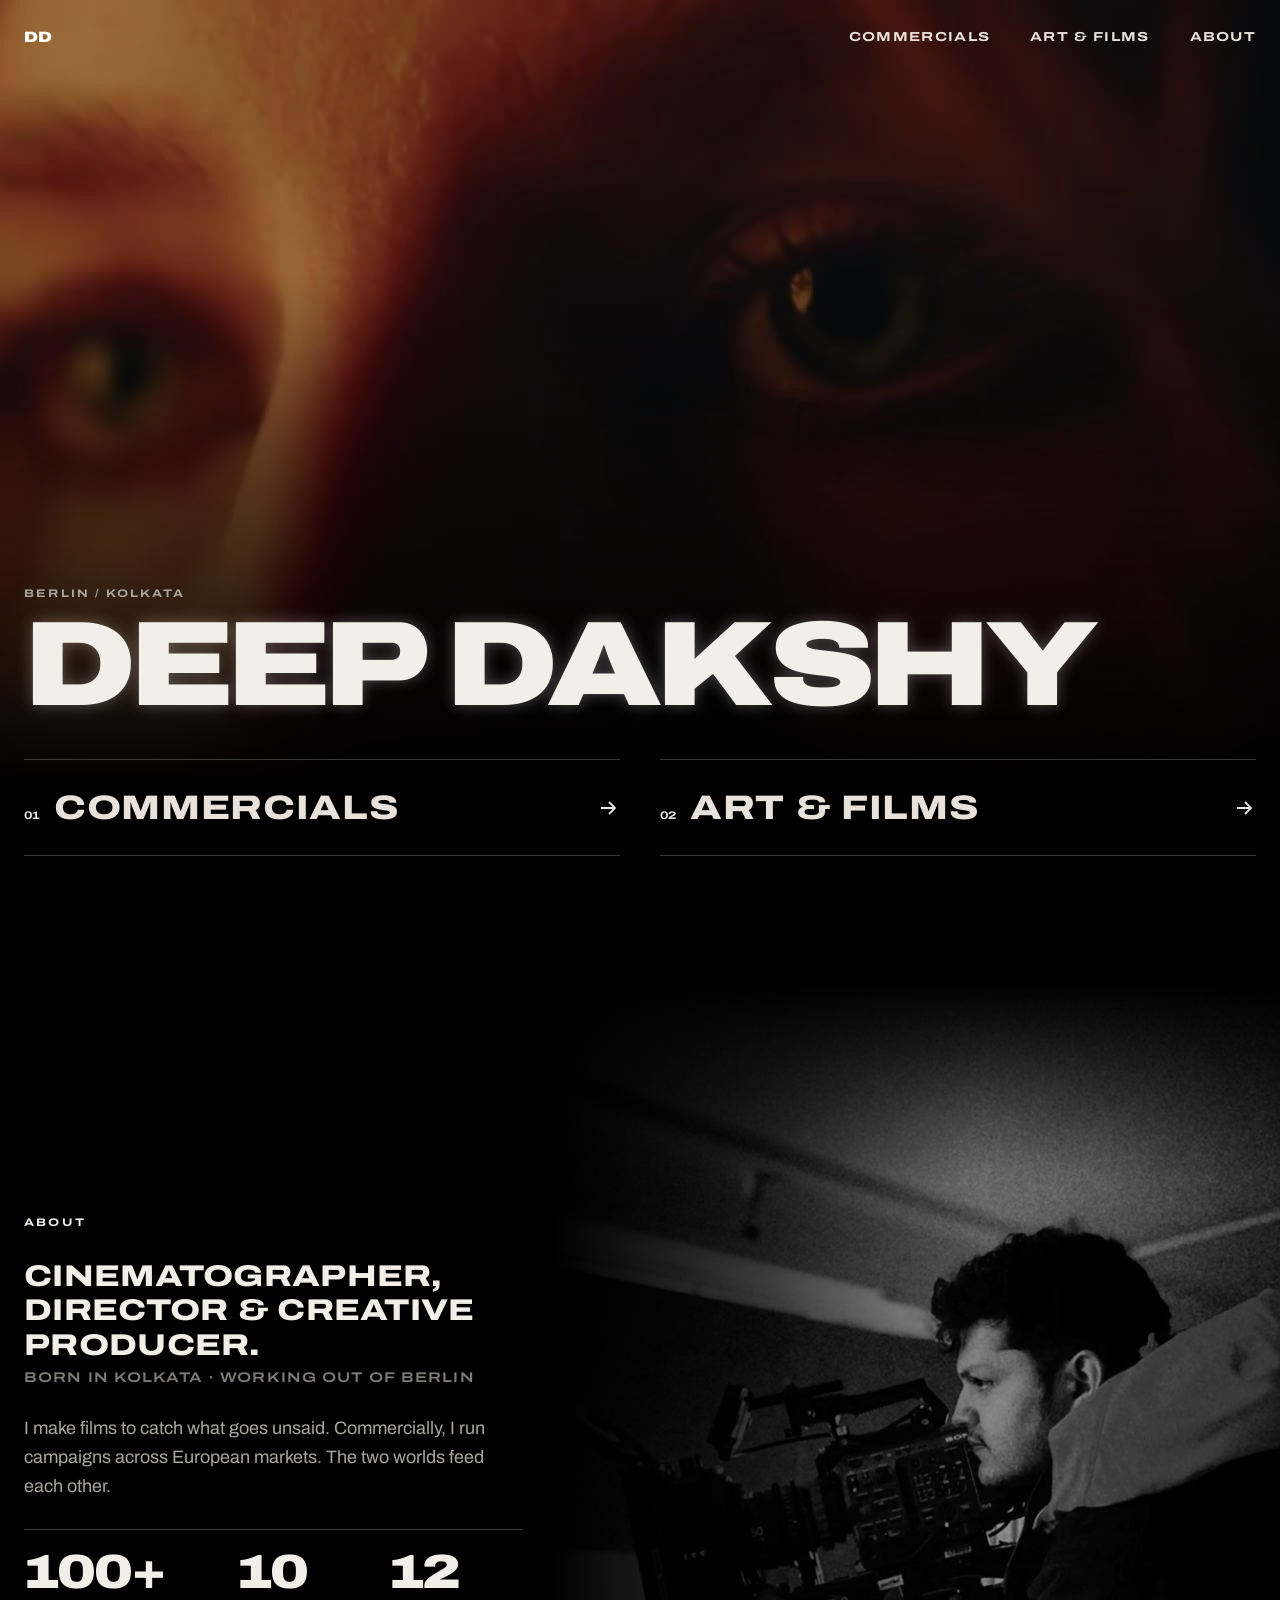
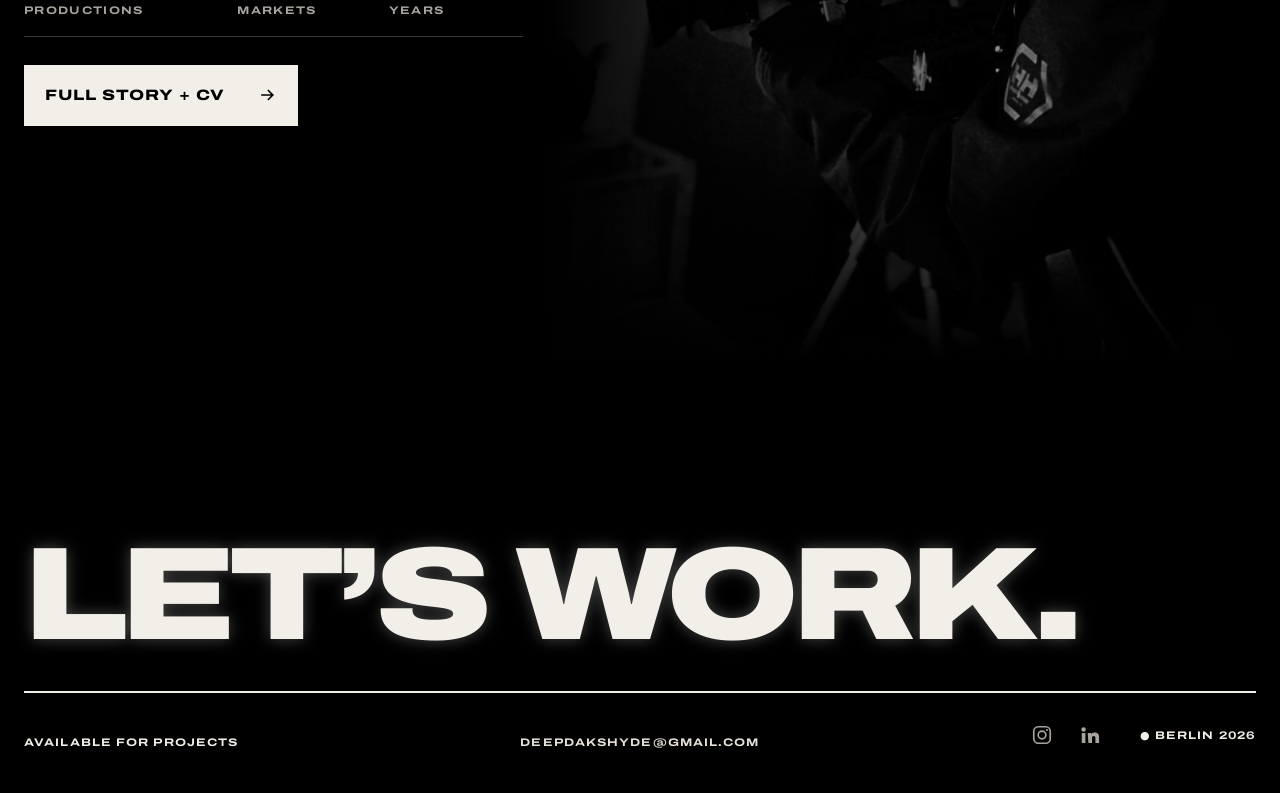
<file: index.html>
<!DOCTYPE html>
<html lang="en">
<head>
  <meta charset="UTF-8">
  <meta name="viewport" content="width=device-width, initial-scale=1">
  <title>Deep Dakshy — Cinematographer · Director · Creative Producer · Berlin</title>
  <meta name="description" content="Deep Dakshy is a cinematographer, director and creative producer based in Berlin. Commercial campaigns across European markets and independent short films.">
  <meta name="author" content="Deep Dakshy">
  <meta name="theme-color" content="#000000">
  <link rel="canonical" href="https://deepdakshy.com/">
  <meta property="og:type" content="website">
  <meta property="og:site_name" content="Deep Dakshy">
  <meta property="og:title" content="Deep Dakshy — Cinematographer · Director · Creative Producer">
  <meta property="og:description" content="Commercial campaigns and independent films. Berlin / Kolkata.">
  <meta property="og:url" content="https://deepdakshy.com/">
  <meta property="og:image" content="https://deepdakshy.com/images/og-image.jpg">
  <meta property="og:image:width" content="1200">
  <meta property="og:image:height" content="630">
  <meta name="twitter:card" content="summary_large_image">
  <meta name="twitter:title" content="Deep Dakshy — Cinematographer · Director · Creative Producer">
  <meta name="twitter:description" content="Commercial campaigns and independent films. Berlin / Kolkata.">
  <meta name="twitter:image" content="https://deepdakshy.com/images/og-image.jpg">
  <link rel="icon" href="/favicon.svg" type="image/svg+xml">
  <link rel="icon" href="/favicon.ico" sizes="any">
  <link rel="apple-touch-icon" href="/apple-touch-icon.png">
  <link rel="preconnect" href="https://fonts.googleapis.com">
  <link rel="preconnect" href="https://fonts.gstatic.com" crossorigin>
  <link href="https://fonts.googleapis.com/css2?family=Archivo:wdth,wght@62..125,400..900&display=swap" rel="stylesheet">
  <link rel="stylesheet" href="css/site.css">
  <script type="application/ld+json">
  {"@context":"https://schema.org","@type":"Person","name":"Deep Dakshy","url":"https://deepdakshy.com","sameAs":["https://www.instagram.com/deedakshy/","https://www.linkedin.com/in/deep-dakshy-a23316113/"],"jobTitle":["Cinematographer","Director","Creative Producer"],"address":{"@type":"PostalAddress","addressLocality":"Berlin","addressCountry":"DE"},"alumniOf":{"@type":"EducationalOrganization","name":"MET Film School"}}
  </script>
</head>
<body data-page="home">
<a class="skip" href="#main">Skip to content</a>

<header class="hero">
  <video id="hero-video" class="hero__media" src="images/loop.mp4" poster="images/hero-poster.jpg" autoplay muted loop playsinline preload="metadata" aria-hidden="true"></video>
  <div class="hero__shade"></div>
  <div class="hero__fade"></div>

  <nav class="nav nav--overlay" aria-label="Main">
    <a class="nav__mark" href="index.html" aria-label="Deep Dakshy, home">DD</a>
    <button type="button" class="nav__toggle" aria-expanded="false" aria-controls="site-menu" aria-label="Open menu"><span></span><span></span></button>
    <div class="nav__links" id="site-menu">
      <a class="nav__home" href="index.html">HOME</a>
      <a href="commercial.html">COMMERCIALS</a>
      <a href="art.html">ART &amp; FILMS</a>
      <a href="about.html">ABOUT</a>
    </div>
  </nav>

  <div class="hero__body">
    <span class="t-label t-muted">Berlin / Kolkata</span>
    <h1 class="t-display hero__name">DEEP<br class="br-m"> DAKSHY</h1>
    <div class="doors">
      <a class="door" href="commercial.html">
        <span><span class="door__num">01</span><span class="door__name">COMMERCIALS</span></span>
        <svg width="24" height="24" viewBox="0 0 24 24" fill="none" stroke="currentColor" stroke-width="1.8" aria-hidden="true"><path d="M5 12h14M13 6l6 6-6 6"/></svg>
      </a>
      <a class="door" href="art.html">
        <span><span class="door__num">02</span><span class="door__name">ART &amp; FILMS</span></span>
        <svg width="24" height="24" viewBox="0 0 24 24" fill="none" stroke="currentColor" stroke-width="1.8" aria-hidden="true"><path d="M5 12h14M13 6l6 6-6 6"/></svg>
      </a>
    </div>
    <span class="t-label scroll-cue" aria-hidden="true">Scroll ↓</span>
  </div>
</header>

<main id="main">
  <section class="intro" aria-labelledby="about-h">
    <div class="intro__text">
      <h2 id="about-h" class="t-label t-red" style="margin:0">About</h2>
      <p class="intro__statement">CINEMATOGRAPHER, DIRECTOR &amp; CREATIVE PRODUCER.<span class="intro__where">BORN IN KOLKATA · WORKING OUT OF BERLIN</span></p>
      <figure class="intro__figure intro__figure--mobile">
        <img class="duotone" src="images/candid.webp" alt="Deep Dakshy operating a cinema camera" style="object-position: 62% 40%">
        <div class="duotone-tint"></div>
      </figure>
      <p class="intro__copy">I make films to catch what goes unsaid. Commercially, I run campaigns across European markets. The two worlds feed each other.</p>
      <div class="stats">
        <div class="stat"><span class="stat__n">100+</span><span class="stat__l">PRODUCTIONS</span></div>
        <div class="stat"><span class="stat__n">10</span><span class="stat__l">MARKETS</span></div>
        <div class="stat"><span class="stat__n">12</span><span class="stat__l">YEARS</span></div>
      </div>
      <a class="btn-red" href="about.html" style="align-self:flex-start">FULL STORY + CV
        <svg width="20" height="20" viewBox="0 0 24 24" fill="none" stroke="#000" stroke-width="2" aria-hidden="true"><path d="M5 12h14M13 6l6 6-6 6"/></svg>
      </a>
    </div>
    <figure class="intro__figure intro__figure--desktop" aria-hidden="true">
      <img class="duotone" src="images/candid.webp" alt="" style="object-position: 60% 35%">
      <div class="duotone-tint"></div>
    </figure>
  </section>
</main>

<footer class="footer" id="contact">
  <h2 class="t-display footer__sign">LET’S WORK.</h2>
  <div class="footer__row">
    <span class="t-label t-red">Available for projects</span>
    <a class="footer__email" href="mailto:deepdakshyde@gmail.com" data-email-text>DEEPDAKSHYDE@GMAIL.COM</a>
    <div class="footer__links">
      <div><a class="social" href="https://www.instagram.com/deedakshy/" rel="noopener" aria-label="Instagram"><svg viewBox="0 0 24 24" width="22" height="22" fill="none" stroke="currentColor" stroke-width="1.8" aria-hidden="true"><rect x="3" y="3" width="18" height="18" rx="5"/><circle cx="12" cy="12" r="4.2"/><circle cx="17.4" cy="6.6" r="1.1" fill="currentColor" stroke="none"/></svg></a><a class="social" href="https://www.linkedin.com/in/deep-dakshy-a23316113/" rel="noopener" aria-label="LinkedIn"><svg viewBox="0 0 24 24" width="22" height="22" fill="currentColor" aria-hidden="true"><path d="M4.98 3.5a2.5 2.5 0 1 1 0 5 2.5 2.5 0 0 1 0-5zM3 9.75h4v11H3zM9.5 9.75h3.8v1.6h.06c.53-.95 1.83-1.95 3.77-1.95 4.03 0 4.77 2.5 4.77 5.75v5.6h-4v-4.96c0-1.18-.02-2.7-1.7-2.7-1.7 0-1.96 1.26-1.96 2.6v5.06h-4z"/></svg></a></div>
      <span class="t-red">● BERLIN <span data-year>2026</span></span>
    </div>
  </div>
</footer>

<script src="js/site.js" defer></script>
</body>
</html>
</file>
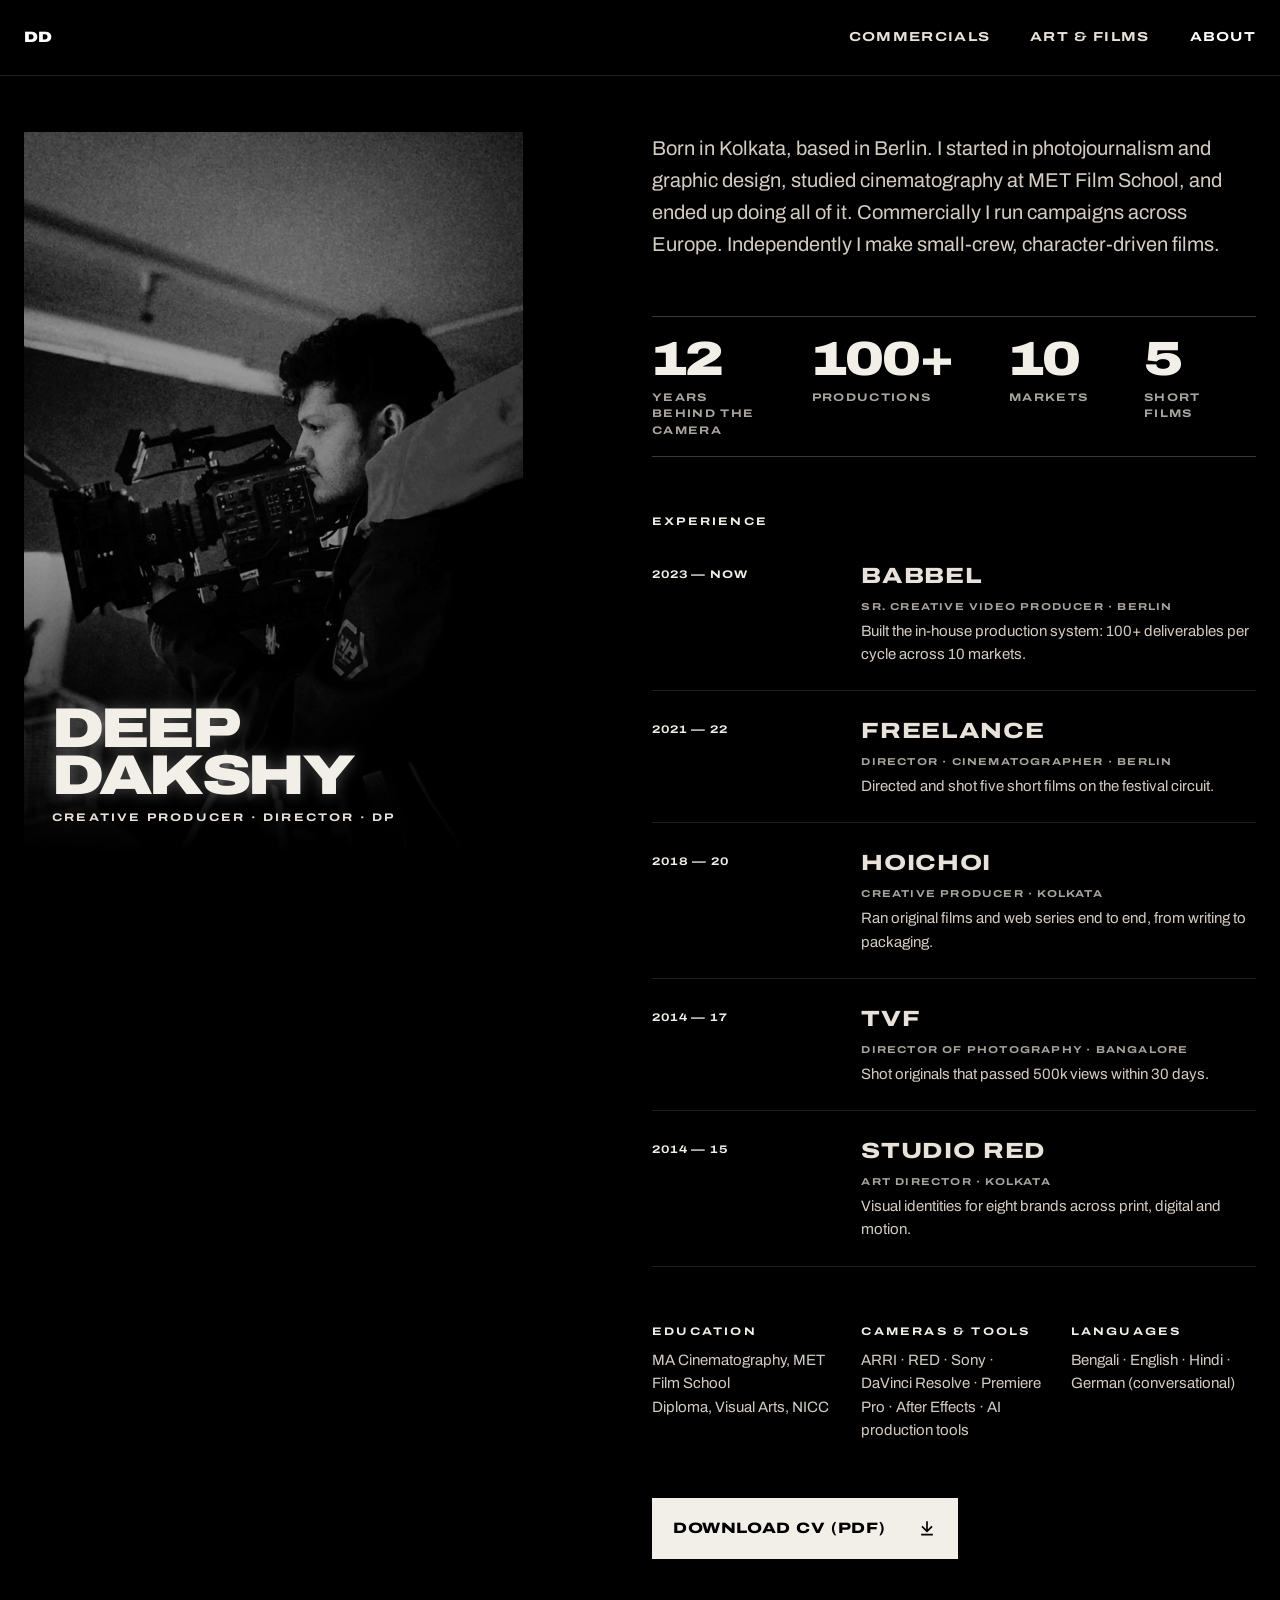
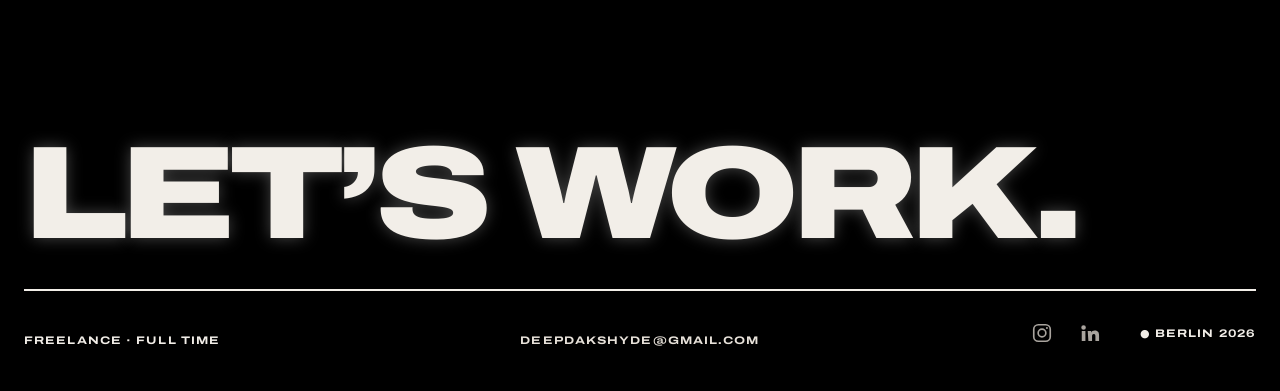
<file: about.html>
<!DOCTYPE html>
<html lang="en">
<head>
  <meta charset="UTF-8">
  <meta name="viewport" content="width=device-width, initial-scale=1">
  <title>About &amp; CV — Deep Dakshy</title>
  <meta name="description" content="About Deep Dakshy: cinematographer, director and creative producer in Berlin. Experience at Babbel, Hoichoi, TVF and Studio Red. MA Cinematography, MET Film School.">
  <meta name="theme-color" content="#000000">
  <link rel="canonical" href="https://deepdakshy.com/about.html">
  <meta property="og:type" content="profile">
  <meta property="og:site_name" content="Deep Dakshy">
  <meta property="og:title" content="About &amp; CV — Deep Dakshy">
  <meta property="og:description" content="Cinematographer, director and creative producer. Berlin / Kolkata.">
  <meta property="og:url" content="https://deepdakshy.com/about.html">
  <meta property="og:image" content="https://deepdakshy.com/images/og-image.jpg">
  <meta property="og:image:width" content="1200">
  <meta property="og:image:height" content="630">
  <meta name="twitter:card" content="summary_large_image">
  <meta name="twitter:image" content="https://deepdakshy.com/images/og-image.jpg">
  <link rel="icon" href="/favicon.svg" type="image/svg+xml">
  <link rel="icon" href="/favicon.ico" sizes="any">
  <link rel="apple-touch-icon" href="/apple-touch-icon.png">
  <link rel="preconnect" href="https://fonts.googleapis.com">
  <link rel="preconnect" href="https://fonts.gstatic.com" crossorigin>
  <link href="https://fonts.googleapis.com/css2?family=Archivo:wdth,wght@62..125,400..900&display=swap" rel="stylesheet">
  <link rel="stylesheet" href="css/site.css">
</head>
<body data-page="about">
<a class="skip" href="#main">Skip to content</a>

<nav class="nav" aria-label="Main">
  <a class="nav__mark" href="index.html" aria-label="Deep Dakshy, home">DD</a>
  <button type="button" class="nav__toggle" aria-expanded="false" aria-controls="site-menu" aria-label="Open menu"><span></span><span></span></button>
  <div class="nav__links" id="site-menu">
      <a class="nav__home" href="index.html">HOME</a>
    <a href="commercial.html">COMMERCIALS</a>
    <a href="art.html">ART &amp; FILMS</a>
    <a href="about.html" aria-current="page">ABOUT</a>
  </div>
</nav>

<main id="main" class="about-wrap">
  <header class="about-hero">
    <img class="duotone" src="images/candid.webp" alt="Deep Dakshy operating a cinema camera" style="object-position: 62% 35%">
    <div class="duotone-tint"></div>
    <div class="about-hero__fade"></div>
    <div class="about-hero__name">
      <h1 class="t-display">DEEP<br>DAKSHY</h1>
      <span class="t-label">Creative producer · Director · DP</span>
    </div>
  </header>

  <div class="about-body">
    <p class="about-lede">Born in Kolkata, based in Berlin. I started in photojournalism and graphic design, studied cinematography at MET Film School, and ended up doing all of it. Commercially I run campaigns across Europe. Independently I make small-crew, character-driven films.</p>

    <div class="stats stats--4">
      <div class="stat"><span class="stat__n">12</span><span class="stat__l">YEARS BEHIND THE CAMERA</span></div>
      <div class="stat"><span class="stat__n">100+</span><span class="stat__l">PRODUCTIONS</span></div>
      <div class="stat"><span class="stat__n">10</span><span class="stat__l">MARKETS</span></div>
      <div class="stat"><span class="stat__n">5</span><span class="stat__l">SHORT FILMS</span></div>
    </div>

    <section aria-labelledby="exp-h">
      <h2 id="exp-h" class="t-label t-red" style="margin:0 0 6px">Experience</h2>
      <div class="jobs">
        <div class="job"><span class="job__yrs">2023 — NOW</span><div class="job__main"><span class="job__co">BABBEL</span><span class="job__role">SR. CREATIVE VIDEO PRODUCER · BERLIN</span><span class="job__proof">Built the in-house production system: 100+ deliverables per cycle across 10 markets.</span></div></div>
        <div class="job"><span class="job__yrs">2021 — 22</span><div class="job__main"><span class="job__co">FREELANCE</span><span class="job__role">DIRECTOR · CINEMATOGRAPHER · BERLIN</span><span class="job__proof">Directed and shot five short films on the festival circuit.</span></div></div>
        <div class="job"><span class="job__yrs">2018 — 20</span><div class="job__main"><span class="job__co">HOICHOI</span><span class="job__role">CREATIVE PRODUCER · KOLKATA</span><span class="job__proof">Ran original films and web series end to end, from writing to packaging.</span></div></div>
        <div class="job"><span class="job__yrs">2014 — 17</span><div class="job__main"><span class="job__co">TVF</span><span class="job__role">DIRECTOR OF PHOTOGRAPHY · BANGALORE</span><span class="job__proof">Shot originals that passed 500k views within 30 days.</span></div></div>
        <div class="job"><span class="job__yrs">2014 — 15</span><div class="job__main"><span class="job__co">STUDIO RED</span><span class="job__role">ART DIRECTOR · KOLKATA</span><span class="job__proof">Visual identities for eight brands across print, digital and motion.</span></div></div>
      </div>
    </section>

    <div class="facts">
      <div class="fact"><h3 class="t-label t-red">Education</h3><p>MA Cinematography, MET Film School<br>Diploma, Visual Arts, NICC</p></div>
      <div class="fact"><h3 class="t-label t-red">Cameras &amp; tools</h3><p>ARRI · RED · Sony · DaVinci Resolve · Premiere Pro · After Effects · AI production tools</p></div>
      <div class="fact"><h3 class="t-label t-red">Languages</h3><p>Bengali · English · Hindi · German (conversational)</p></div>
    </div>

    <a class="btn-red" href="DeepDakshy_CV.pdf" download style="align-self:flex-start">DOWNLOAD CV (PDF)
      <svg width="20" height="20" viewBox="0 0 24 24" fill="none" stroke="#000" stroke-width="2" aria-hidden="true"><path d="M12 4v12M6 10l6 6 6-6M5 20h14"/></svg>
    </a>
  </div>
</main>

<footer class="footer" id="contact">
  <h2 class="t-display footer__sign">LET’S WORK.</h2>
  <div class="footer__row">
    <span class="t-label t-red">Freelance · Full time</span>
    <a class="footer__email" href="mailto:deepdakshyde@gmail.com" data-email-text>DEEPDAKSHYDE@GMAIL.COM</a>
    <div class="footer__links">
      <div><a class="social" href="https://www.instagram.com/deedakshy/" rel="noopener" aria-label="Instagram"><svg viewBox="0 0 24 24" width="22" height="22" fill="none" stroke="currentColor" stroke-width="1.8" aria-hidden="true"><rect x="3" y="3" width="18" height="18" rx="5"/><circle cx="12" cy="12" r="4.2"/><circle cx="17.4" cy="6.6" r="1.1" fill="currentColor" stroke="none"/></svg></a><a class="social" href="https://www.linkedin.com/in/deep-dakshy-a23316113/" rel="noopener" aria-label="LinkedIn"><svg viewBox="0 0 24 24" width="22" height="22" fill="currentColor" aria-hidden="true"><path d="M4.98 3.5a2.5 2.5 0 1 1 0 5 2.5 2.5 0 0 1 0-5zM3 9.75h4v11H3zM9.5 9.75h3.8v1.6h.06c.53-.95 1.83-1.95 3.77-1.95 4.03 0 4.77 2.5 4.77 5.75v5.6h-4v-4.96c0-1.18-.02-2.7-1.7-2.7-1.7 0-1.96 1.26-1.96 2.6v5.06h-4z"/></svg></a></div>
      <span class="t-red">● BERLIN <span data-year>2026</span></span>
    </div>
  </div>
</footer>

<script src="js/site.js" defer></script>
</body>
</html>
</file>
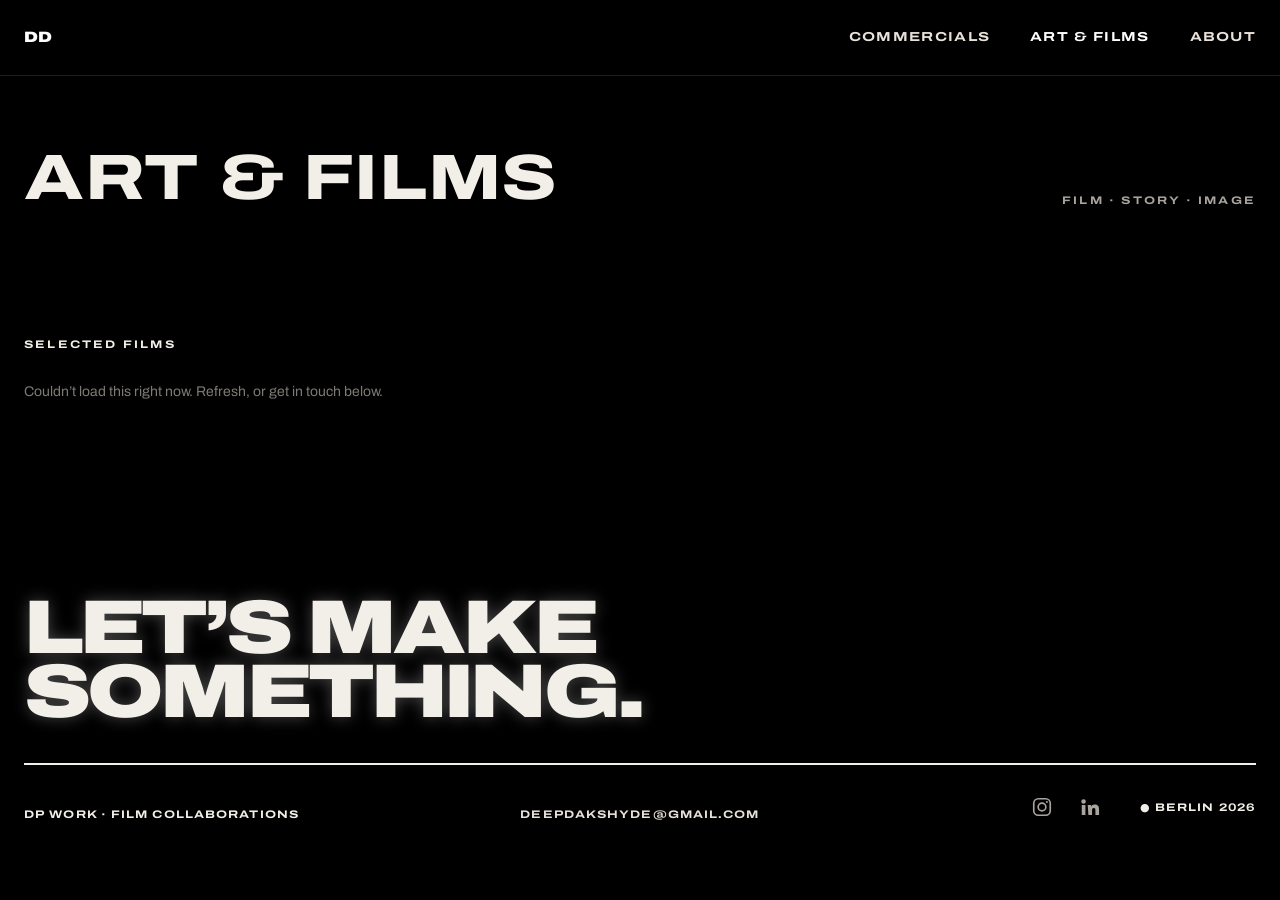
<file: art.html>
<!DOCTYPE html>
<html lang="en">
<head>
  <meta charset="UTF-8">
  <meta name="viewport" content="width=device-width, initial-scale=1">
  <title>Art &amp; Films — Deep Dakshy · Cinematographer Berlin</title>
  <meta name="description" content="Independent short films by Deep Dakshy, cinematographer and director based in Berlin. Festival work, DP and film collaborations.">
  <meta name="theme-color" content="#000000">
  <link rel="canonical" href="https://deepdakshy.com/art.html">
  <meta property="og:type" content="website">
  <meta property="og:site_name" content="Deep Dakshy">
  <meta property="og:title" content="Art &amp; Films — Deep Dakshy">
  <meta property="og:description" content="Independent short films, festival work and cinematography.">
  <meta property="og:url" content="https://deepdakshy.com/art.html">
  <meta property="og:image" content="https://deepdakshy.com/images/og-image.jpg">
  <meta property="og:image:width" content="1200">
  <meta property="og:image:height" content="630">
  <meta name="twitter:card" content="summary_large_image">
  <meta name="twitter:image" content="https://deepdakshy.com/images/og-image.jpg">
  <link rel="icon" href="/favicon.svg" type="image/svg+xml">
  <link rel="icon" href="/favicon.ico" sizes="any">
  <link rel="apple-touch-icon" href="/apple-touch-icon.png">
  <link rel="preconnect" href="https://fonts.googleapis.com">
  <link rel="preconnect" href="https://fonts.gstatic.com" crossorigin>
  <link href="https://fonts.googleapis.com/css2?family=Archivo:wdth,wght@62..125,400..900&display=swap" rel="stylesheet">
  <link rel="stylesheet" href="css/site.css">
</head>
<body data-page="art">
<a class="skip" href="#main">Skip to content</a>

<nav class="nav" aria-label="Main">
  <a class="nav__mark" href="index.html" aria-label="Deep Dakshy, home">DD</a>
  <button type="button" class="nav__toggle" aria-expanded="false" aria-controls="site-menu" aria-label="Open menu"><span></span><span></span></button>
  <div class="nav__links" id="site-menu">
      <a class="nav__home" href="index.html">HOME</a>
    <a href="commercial.html">COMMERCIALS</a>
    <a href="art.html" aria-current="page">ART &amp; FILMS</a>
    <a href="about.html">ABOUT</a>
  </div>
</nav>

<main id="main">
  <header class="page-head">
    <h1 class="page-title">ART &amp; FILMS</h1>
    <span class="t-label t-muted">Film · Story · Image</span>
  </header>

  <section class="section" data-reel-section aria-labelledby="reel-h">
    <h2 id="reel-h" class="t-label section__head" style="margin-top:0">Showreel</h2>
    <div class="reel" data-reel="art"></div>
  </section>

  <section class="section" aria-labelledby="films-h">
    <div class="section__head"><h2 id="films-h" class="t-label" style="margin:0">Selected films</h2><span class="t-label" id="film-count"></span></div>
    <div class="grid-h skeleton" id="film-grid" aria-live="polite">
      <div class="card"><span class="card__frame"></span></div>
      <div class="card"><span class="card__frame"></span></div>
    </div>
    <button type="button" class="btn-more" id="film-more" aria-controls="film-grid" hidden></button>
  </section>
</main>

<footer class="footer" id="contact">
  <h2 class="t-display footer__sign footer__sign--long">LET’S MAKE<br>SOMETHING.</h2>
  <div class="footer__row">
    <span class="t-label t-red">DP work · Film collaborations</span>
    <a class="footer__email" href="mailto:deepdakshyde@gmail.com" data-email-text>DEEPDAKSHYDE@GMAIL.COM</a>
    <div class="footer__links">
      <div><a class="social" href="https://www.instagram.com/deedakshy/" rel="noopener" aria-label="Instagram"><svg viewBox="0 0 24 24" width="22" height="22" fill="none" stroke="currentColor" stroke-width="1.8" aria-hidden="true"><rect x="3" y="3" width="18" height="18" rx="5"/><circle cx="12" cy="12" r="4.2"/><circle cx="17.4" cy="6.6" r="1.1" fill="currentColor" stroke="none"/></svg></a><a class="social" href="https://www.linkedin.com/in/deep-dakshy-a23316113/" rel="noopener" aria-label="LinkedIn"><svg viewBox="0 0 24 24" width="22" height="22" fill="currentColor" aria-hidden="true"><path d="M4.98 3.5a2.5 2.5 0 1 1 0 5 2.5 2.5 0 0 1 0-5zM3 9.75h4v11H3zM9.5 9.75h3.8v1.6h.06c.53-.95 1.83-1.95 3.77-1.95 4.03 0 4.77 2.5 4.77 5.75v5.6h-4v-4.96c0-1.18-.02-2.7-1.7-2.7-1.7 0-1.96 1.26-1.96 2.6v5.06h-4z"/></svg></a></div>
      <span class="t-red">● BERLIN <span data-year>2026</span></span>
    </div>
  </div>
</footer>

<div class="modal" id="modal" role="dialog" aria-modal="true" aria-hidden="true">
  <div class="modal__bar"><span class="nav__mark">DD</span><button type="button" class="modal__close">CLOSE ✕</button></div>
  <div class="modal__body">
    <div class="modal__player"></div>
    <div class="modal__info">
      <div class="modal__facts"></div>
      <h2 class="modal__title"></h2>
      <div class="modal__chips"></div>
      <div class="modal__text"></div>
    </div>
    <div class="modal__stills"></div>
  </div>
</div>

<script src="js/site.js" defer></script>
</body>
</html>
</file>
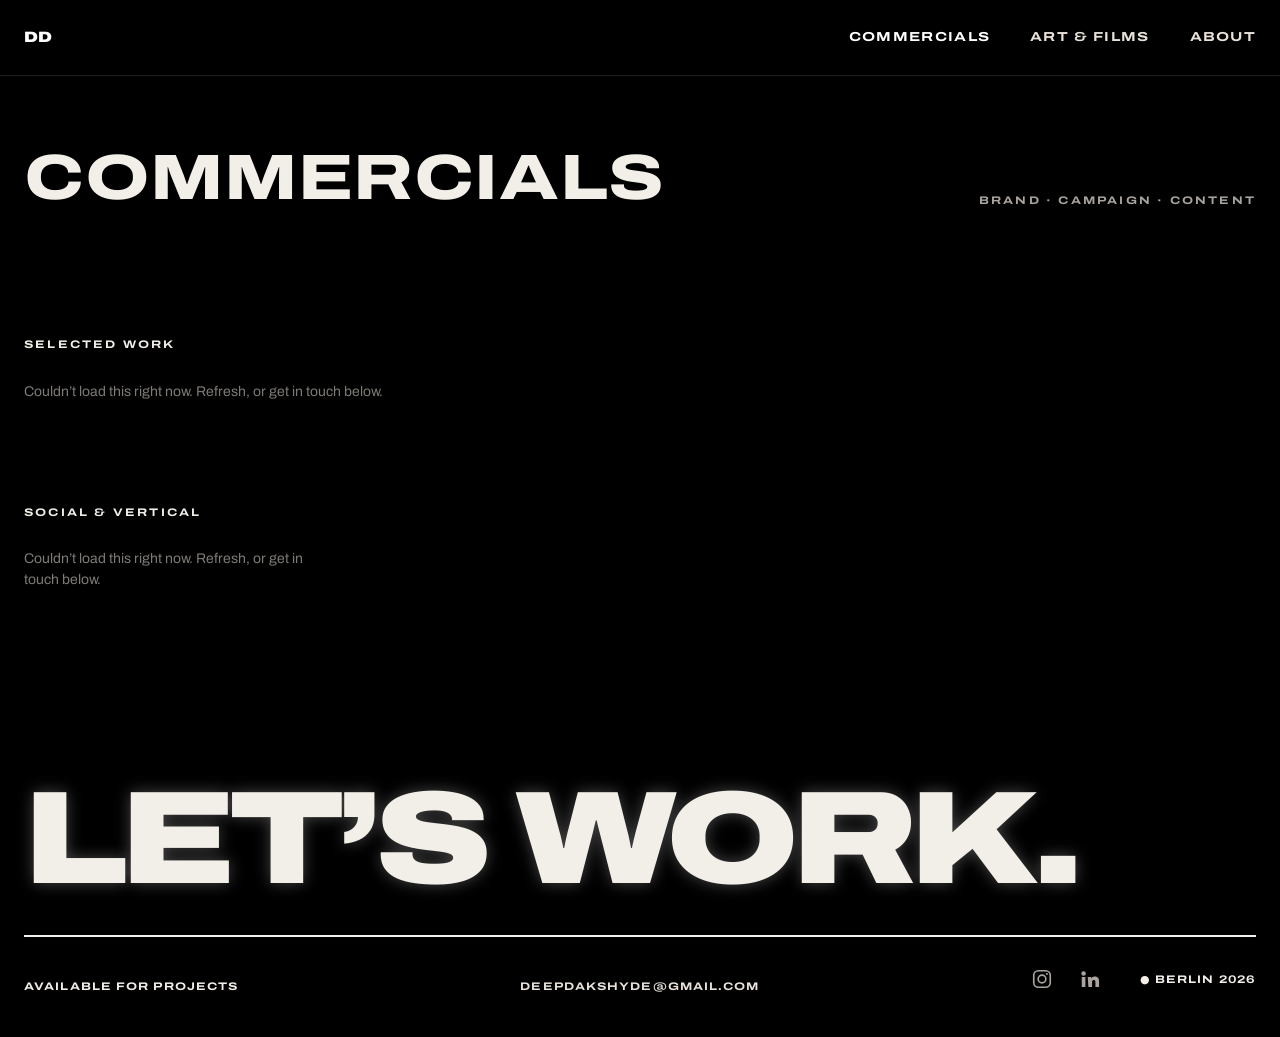
<file: commercial.html>
<!DOCTYPE html>
<html lang="en">
<head>
  <meta charset="UTF-8">
  <meta name="viewport" content="width=device-width, initial-scale=1">
  <title>Commercials — Deep Dakshy · Creative Producer Berlin</title>
  <meta name="description" content="Commercial work by Deep Dakshy: brand campaigns, paid social and vertical content across European markets.">
  <meta name="theme-color" content="#000000">
  <link rel="canonical" href="https://deepdakshy.com/commercial.html">
  <meta property="og:type" content="website">
  <meta property="og:site_name" content="Deep Dakshy">
  <meta property="og:title" content="Commercials — Deep Dakshy">
  <meta property="og:description" content="Brand campaigns, paid social and vertical content across European markets.">
  <meta property="og:url" content="https://deepdakshy.com/commercial.html">
  <meta property="og:image" content="https://deepdakshy.com/images/og-image.jpg">
  <meta property="og:image:width" content="1200">
  <meta property="og:image:height" content="630">
  <meta name="twitter:card" content="summary_large_image">
  <meta name="twitter:image" content="https://deepdakshy.com/images/og-image.jpg">
  <link rel="icon" href="/favicon.svg" type="image/svg+xml">
  <link rel="icon" href="/favicon.ico" sizes="any">
  <link rel="apple-touch-icon" href="/apple-touch-icon.png">
  <link rel="preconnect" href="https://fonts.googleapis.com">
  <link rel="preconnect" href="https://fonts.gstatic.com" crossorigin>
  <link href="https://fonts.googleapis.com/css2?family=Archivo:wdth,wght@62..125,400..900&display=swap" rel="stylesheet">
  <link rel="stylesheet" href="css/site.css">
</head>
<body data-page="commercial">
<a class="skip" href="#main">Skip to content</a>

<nav class="nav" aria-label="Main">
  <a class="nav__mark" href="index.html" aria-label="Deep Dakshy, home">DD</a>
  <button type="button" class="nav__toggle" aria-expanded="false" aria-controls="site-menu" aria-label="Open menu"><span></span><span></span></button>
  <div class="nav__links" id="site-menu">
      <a class="nav__home" href="index.html">HOME</a>
    <a href="commercial.html" aria-current="page">COMMERCIALS</a>
    <a href="art.html">ART &amp; FILMS</a>
    <a href="about.html">ABOUT</a>
  </div>
</nav>

<main id="main">
  <header class="page-head">
    <h1 class="page-title">COMMERCIALS</h1>
    <span class="t-label t-muted">Brand · Campaign · Content</span>
  </header>

  <section class="section" data-reel-section aria-labelledby="reel-h">
    <h2 id="reel-h" class="t-label section__head" style="margin-top:0">Showreel</h2>
    <div class="reel" data-reel="commercial"></div>
  </section>

  <section class="section" aria-labelledby="work-h">
    <div class="section__head"><h2 id="work-h" class="t-label" style="margin:0">Selected work</h2><span class="t-label" id="work-count"></span></div>
    <div class="grid-h skeleton" id="work-grid" aria-live="polite">
      <div class="card"><span class="card__frame"></span></div>
      <div class="card"><span class="card__frame"></span></div>
    </div>
    <button type="button" class="btn-more" id="work-more" aria-controls="work-grid" hidden></button>
  </section>

  <section class="section" aria-labelledby="vertical-h">
    <div class="section__head"><h2 id="vertical-h" class="t-label" style="margin:0">Social &amp; vertical</h2><span class="t-label" id="vertical-count"></span></div>
    <div class="grid-v skeleton" id="vertical-grid" aria-live="polite">
      <div class="card card--v"><span class="card__frame"></span></div>
      <div class="card card--v"><span class="card__frame"></span></div>
    </div>
    <button type="button" class="btn-more" id="vertical-more" aria-controls="vertical-grid" hidden></button>
  </section>
</main>

<footer class="footer" id="contact">
  <h2 class="t-display footer__sign">LET’S WORK.</h2>
  <div class="footer__row">
    <span class="t-label t-red">Available for projects</span>
    <a class="footer__email" href="mailto:deepdakshyde@gmail.com" data-email-text>DEEPDAKSHYDE@GMAIL.COM</a>
    <div class="footer__links">
      <div><a class="social" href="https://www.instagram.com/deedakshy/" rel="noopener" aria-label="Instagram"><svg viewBox="0 0 24 24" width="22" height="22" fill="none" stroke="currentColor" stroke-width="1.8" aria-hidden="true"><rect x="3" y="3" width="18" height="18" rx="5"/><circle cx="12" cy="12" r="4.2"/><circle cx="17.4" cy="6.6" r="1.1" fill="currentColor" stroke="none"/></svg></a><a class="social" href="https://www.linkedin.com/in/deep-dakshy-a23316113/" rel="noopener" aria-label="LinkedIn"><svg viewBox="0 0 24 24" width="22" height="22" fill="currentColor" aria-hidden="true"><path d="M4.98 3.5a2.5 2.5 0 1 1 0 5 2.5 2.5 0 0 1 0-5zM3 9.75h4v11H3zM9.5 9.75h3.8v1.6h.06c.53-.95 1.83-1.95 3.77-1.95 4.03 0 4.77 2.5 4.77 5.75v5.6h-4v-4.96c0-1.18-.02-2.7-1.7-2.7-1.7 0-1.96 1.26-1.96 2.6v5.06h-4z"/></svg></a></div>
      <span class="t-red">● BERLIN <span data-year>2026</span></span>
    </div>
  </div>
</footer>

<div class="modal" id="modal" role="dialog" aria-modal="true" aria-hidden="true">
  <div class="modal__bar"><span class="nav__mark">DD</span><button type="button" class="modal__close">CLOSE ✕</button></div>
  <div class="modal__body">
    <div class="modal__player"></div>
    <div class="modal__info">
      <div class="modal__facts"></div>
      <h2 class="modal__title"></h2>
      <div class="modal__chips"></div>
      <div class="modal__text"></div>
    </div>
  </div>
</div>

<script src="js/site.js" defer></script>
</body>
</html>
</file>
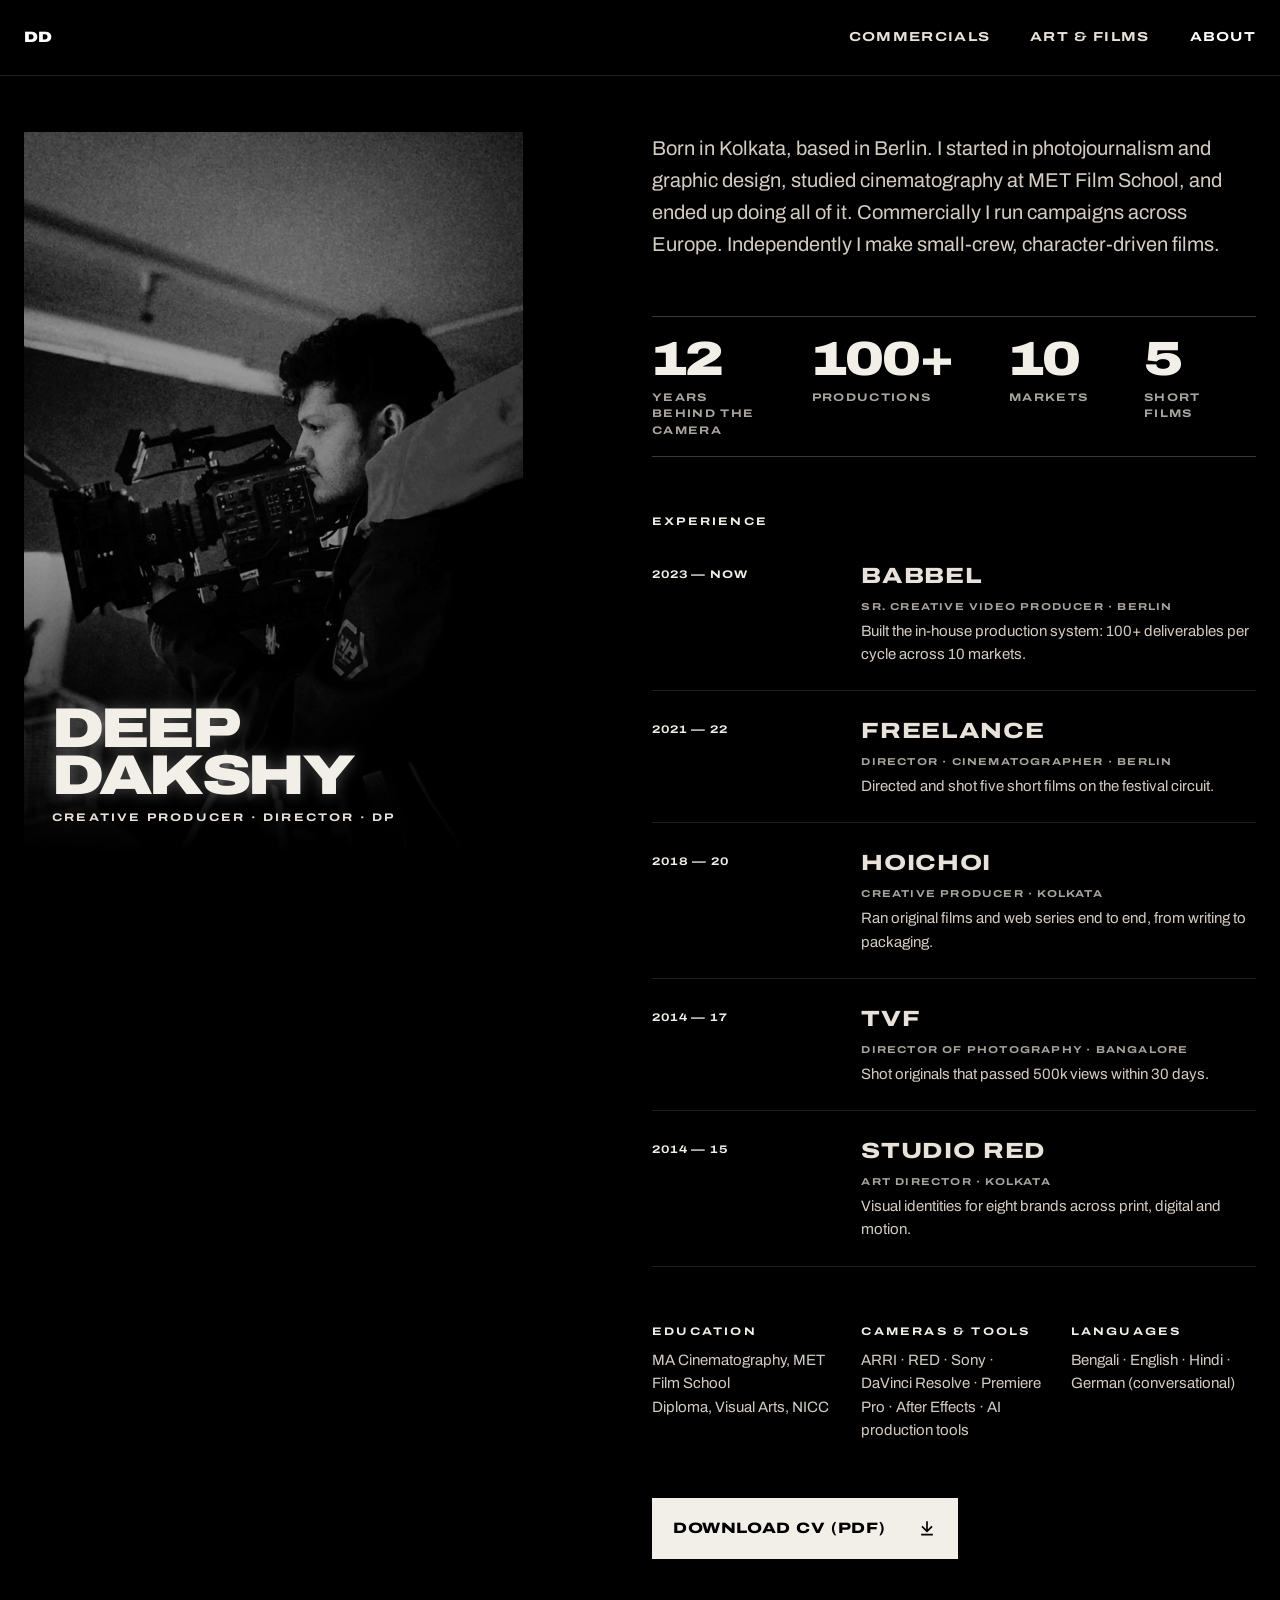
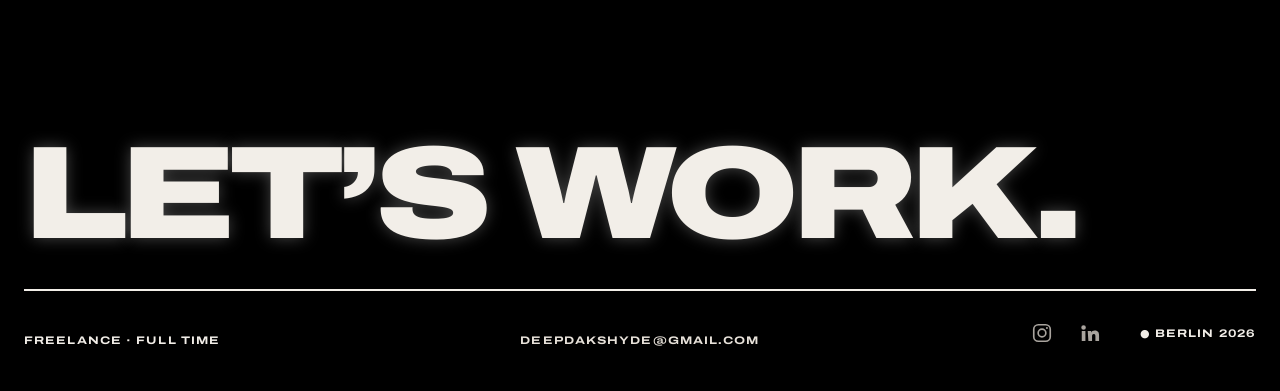
<file: cv.html>
<!DOCTYPE html>
<html lang="en">
<head>
  <meta charset="UTF-8">
  <title>About &amp; CV — Deep Dakshy</title>
  <link rel="canonical" href="https://deepdakshy.com/about.html">
  <meta http-equiv="refresh" content="0; url=about.html">
  <meta name="robots" content="noindex">
</head>
<body style="background:#000;color:#E8E2DA;font-family:sans-serif">
  <p>This page moved to <a href="about.html" style="color:#F2EEE8">about.html</a>.</p>
</body>
</html>
</file>
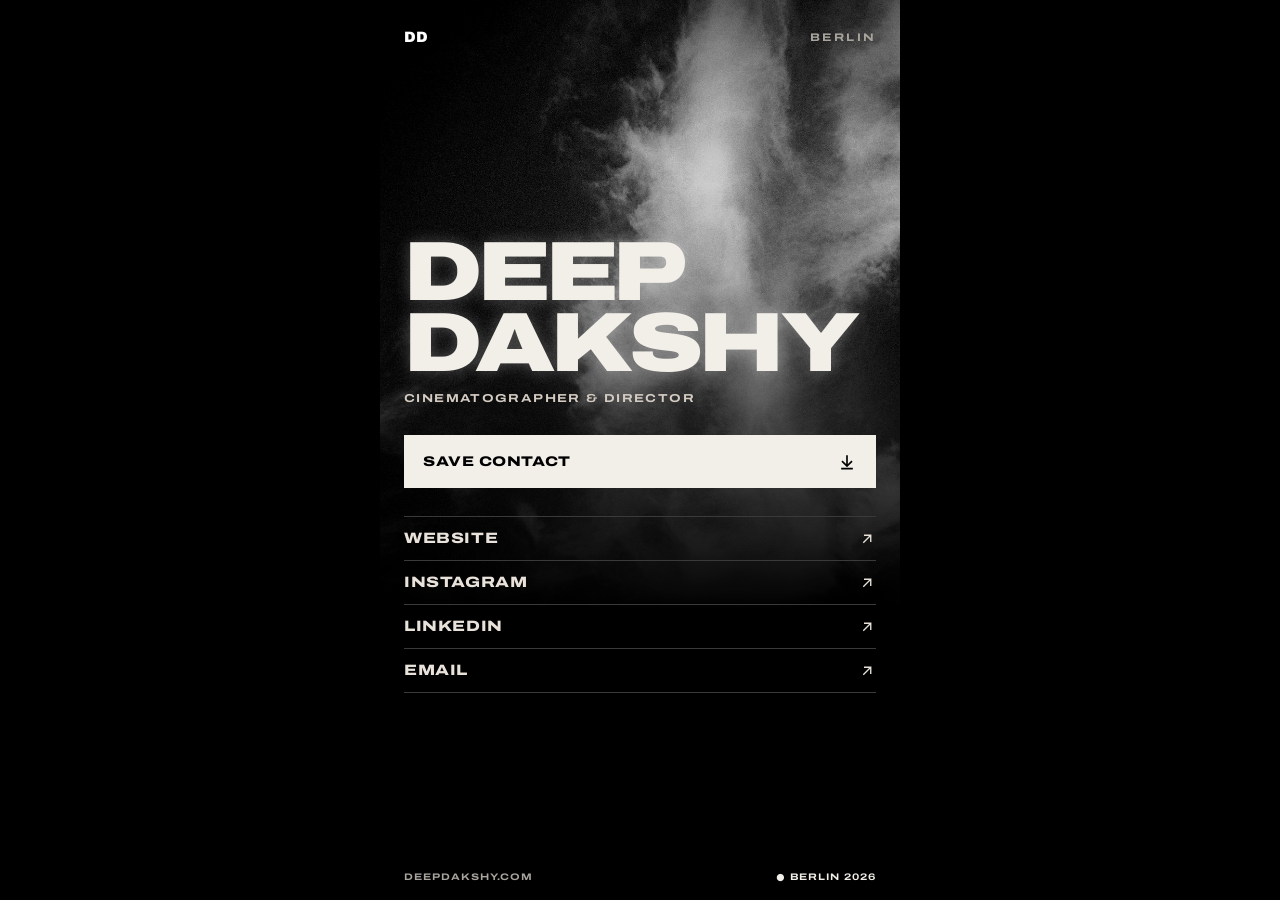
<file: hi.html>
<!DOCTYPE html>
<html lang="en">
<head>
  <meta charset="UTF-8">
  <meta name="viewport" content="width=device-width, initial-scale=1">
  <title>Deep Dakshy — Hi</title>
  <meta name="description" content="Deep Dakshy, cinematographer and director in Berlin. Latest work, contact and links.">
  <meta name="robots" content="noindex">
  <meta name="theme-color" content="#000000">
  <meta property="og:type" content="website">
  <meta property="og:title" content="Deep Dakshy — Cinematographer & Director">
  <meta property="og:description" content="Latest work, contact and links.">
  <meta property="og:url" content="https://deepdakshy.com/hi">
  <meta property="og:image" content="https://deepdakshy.com/images/og-image.jpg">
  <link rel="icon" href="/favicon.svg" type="image/svg+xml">
  <link rel="icon" href="/favicon.ico" sizes="any">
  <link rel="apple-touch-icon" href="/apple-touch-icon.png">
  <link rel="preconnect" href="https://fonts.googleapis.com">
  <link rel="preconnect" href="https://fonts.gstatic.com" crossorigin>
  <link href="https://fonts.googleapis.com/css2?family=Archivo:wdth,wght@62..125,400..900&display=swap" rel="stylesheet">
  <link rel="stylesheet" href="css/site.css">
  <style>.hi__head{margin-top:auto;padding-top:0}.hi__links{margin-top:28px}.hi__name{font-size:clamp(48px,15vw,84px)}.hi__bg{position:absolute;top:0;left:0;right:0;height:68svh;background:#000 url(images/hi-cloud.jpg) 50% 20%/cover no-repeat;-webkit-mask-image:linear-gradient(to bottom,#000 0%,rgba(0,0,0,.85) 45%,transparent 100%);mask-image:linear-gradient(to bottom,#000 0%,rgba(0,0,0,.85) 45%,transparent 100%);opacity:.9;pointer-events:none}.hi__bg::after{content:"";position:absolute;inset:0;background:linear-gradient(to bottom,rgba(0,0,0,.35),rgba(0,0,0,0) 30%,rgba(0,0,0,.25) 70%)}.hi__wrap{position:relative;z-index:1}@media (min-width:900px){.hi__bg{left:50%;right:auto;width:520px;transform:translateX(-50%)}}</style>
</head>
<body data-page="hi-links" class="hi">

<div class="hi__bg" aria-hidden="true"></div>
<div class="hi__wrap">
  <header class="hi__top">
    <a class="nav__mark" href="index.html" aria-label="Deep Dakshy, website">DD</a>
    <span class="t-label t-muted">Berlin</span>
  </header>

  <section class="hi__head">
    <span class="t-label t-muted">Hi, I’m</span>
    <h1 class="t-display hi__name">DEEP<br>DAKSHY</h1>
    <p class="hi__role">CINEMATOGRAPHER &amp; DIRECTOR</p>
    <a class="btn-red hi__save" href="DeepDakshy.vcf" download="Deep Dakshy.vcf">SAVE CONTACT
      <svg width="20" height="20" viewBox="0 0 24 24" fill="none" stroke="#000" stroke-width="2" aria-hidden="true"><path d="M12 4v12M6 11l6 6 6-6M5 20h14"/></svg>
    </a>
  </section>


  <nav class="hi__links" aria-label="Links">
    <a class="hi__link" href="index.html"><span>WEBSITE</span><svg width="18" height="18" viewBox="0 0 24 24" fill="none" stroke="currentColor" stroke-width="1.8" aria-hidden="true"><path d="M7 17L17 7M8 7h9v9"/></svg></a>
    <a class="hi__link" href="https://www.instagram.com/deedakshy/" rel="noopener"><span>INSTAGRAM</span><svg width="18" height="18" viewBox="0 0 24 24" fill="none" stroke="currentColor" stroke-width="1.8" aria-hidden="true"><path d="M7 17L17 7M8 7h9v9"/></svg></a>
    <a class="hi__link" href="https://www.linkedin.com/in/deep-dakshy-a23316113/" rel="noopener"><span>LINKEDIN</span><svg width="18" height="18" viewBox="0 0 24 24" fill="none" stroke="currentColor" stroke-width="1.8" aria-hidden="true"><path d="M7 17L17 7M8 7h9v9"/></svg></a>
    <a class="hi__link" href="mailto:deepdakshyde@gmail.com"><span>EMAIL</span><svg width="18" height="18" viewBox="0 0 24 24" fill="none" stroke="currentColor" stroke-width="1.8" aria-hidden="true"><path d="M7 17L17 7M8 7h9v9"/></svg></a>
  </nav>

  <footer class="hi__foot">
    <span class="t-label t-muted">deepdakshy.com</span>
    <span class="t-label t-red">● BERLIN <span data-year>2026</span></span>
  </footer>
</div>

<div class="modal" id="modal" role="dialog" aria-modal="true" aria-hidden="true">
  <div class="modal__bar"><span class="nav__mark">DD</span><button type="button" class="modal__close">CLOSE ✕</button></div>
  <div class="modal__body">
    <div class="modal__player"></div>
    <div class="modal__info">
      <div class="modal__facts"></div>
      <h2 class="modal__title"></h2>
      <div class="modal__chips"></div>
      <div class="modal__text"></div>
    </div>
    <div class="modal__stills"></div>
  </div>
</div>

<script src="js/site.js" defer></script>
</body>
</html>
</file>
<file: css/site.css>
/* deepdakshy.com — 2026 redesign
   Mobile first. Desktop layout from 900px. */

:root {
  --bg: #000000;
  --surface: #121212;
  --line: #3A3A3A;
  --line-dim: #1E1E1E;
  --red: #F2EEE8;
  --red-hot: #FFFFFF;
  --tint: #3A3A3A;
  --text: #E8E2DA;
  --text-2: #D4CCC2;
  --muted: #A9A49E;
  --dim: #7E7A75;
  --glow: 0 0 16px rgba(255, 255, 255, .28);
  --pad: 20px;
  --max: 1440px;
}

*, *::before, *::after { box-sizing: border-box; }
html { -webkit-text-size-adjust: 100%; scroll-behavior: smooth; }
body {
  margin: 0;
  background: var(--bg);
  color: var(--text);
  font-family: 'Archivo', system-ui, sans-serif;
  font-size: 16px;
  line-height: 1.5;
  -webkit-font-smoothing: antialiased;
}
img, video { display: block; max-width: 100%; }
a { color: inherit; text-decoration: none; }
button { font: inherit; color: inherit; background: none; border: 0; padding: 0; cursor: pointer; }
:focus-visible { outline: 2px solid var(--red-hot); outline-offset: 3px; }
@media (prefers-reduced-motion: reduce) { html { scroll-behavior: auto; } }

.skip { position: absolute; left: -9999px; top: 8px; z-index: 50; padding: 10px 14px; background: var(--red); color: #000; }
.skip:focus { left: 8px; }

/* ── Type ─────────────────────────────────────────────── */
.t-display { font-weight: 900; font-stretch: 125%; letter-spacing: -.05em; line-height: .84; color: var(--red); text-shadow: var(--glow); margin: 0; }
.t-head { font-weight: 800; font-stretch: 125%; letter-spacing: .03em; line-height: 1.05; margin: 0; }
.t-label { font-weight: 700; font-stretch: 125%; font-size: 11px; letter-spacing: .2em; text-transform: uppercase; }
.t-red { color: var(--red); }
.t-muted { color: var(--muted); }

/* ── Nav ──────────────────────────────────────────────── */
.nav {
  position: sticky; top: 0; z-index: 20;
  display: flex; justify-content: space-between; align-items: center;
  padding: 6px var(--pad);
  background: var(--bg);
  border-bottom: 1px solid var(--line-dim);
  font-weight: 700; font-stretch: 125%; font-size: 12px; letter-spacing: .1em;
}
.nav--overlay { position: absolute; left: 0; right: 0; background: transparent; border-bottom: 0; }
.nav__mark { color: var(--red-hot); padding: 12px 0; font-weight: 900; letter-spacing: -.02em; font-size: 15px; }
.nav__links { display: flex; gap: 14px; white-space: nowrap; font-size: 10.5px; letter-spacing: .06em; }
.nav__links a { padding: 12px 0; }
.nav__links a[aria-current="page"] { color: var(--red-hot); }
.nav__links .nav__home { display: none; }

/* ── Buttons ──────────────────────────────────────────── */
.btn-red {
  display: inline-flex; justify-content: space-between; align-items: center; gap: 32px;
  padding: 18px 20px; background: var(--red); color: #000;
  font-weight: 800; font-stretch: 125%; font-size: 15px; letter-spacing: .04em;
}
.btn-more {
  display: block; width: 100%; margin-top: 8px; padding: 15px 0;
  border: 1.5px solid var(--red); color: var(--text);
  font-weight: 700; font-stretch: 125%; font-size: 11px; letter-spacing: .16em;
}
.btn-more[hidden] { display: none; }

/* ── Home hero ────────────────────────────────────────── */
.hero { position: relative; overflow: hidden; display: flex; flex-direction: column; }
.hero__media { position: relative; width: 100%; aspect-ratio: 4 / 3; height: auto; object-fit: cover; }
.hero__shade { position: absolute; top: 0; left: 0; width: 100%; aspect-ratio: 4 / 3; background: rgba(0,0,0,.2); }
.hero__fade { position: absolute; left: 0; right: 0; top: calc(75vw - 140px); height: 140px; background: linear-gradient(to bottom, rgba(0,0,0,0), #000); }
.hero__body { position: relative; margin-top: -72px; padding: 0 var(--pad) 20px; display: flex; flex-direction: column; }
.hero__name { font-size: clamp(56px, 17vw, 168px); margin-top: 12px; }
.doors { margin-top: 28px; display: grid; border-top: 1px solid var(--line); }
.door { display: flex; justify-content: space-between; align-items: center; padding: 18px 0; border-bottom: 1px solid var(--line); }
.door__num { font-weight: 700; font-stretch: 125%; font-size: 11px; color: var(--red); margin-right: 14px; }
.door__name { font-weight: 800; font-stretch: 125%; font-size: clamp(19px, 6vw, 34px); letter-spacing: .02em; }
.door svg { flex: none; }
.scroll-cue { margin-top: 20px; align-self: center; color: var(--dim); }

/* ── Home about ───────────────────────────────────────── */
.intro { position: relative; padding: 80px var(--pad) 0; display: flex; flex-direction: column; gap: 24px; }
.intro__statement { font-weight: 800; font-stretch: 125%; font-size: 19px; line-height: 1.2; letter-spacing: .01em; color: var(--red); margin: 0; }
.intro__where { display: block; margin-top: 8px; font-weight: 600; font-size: 12px; letter-spacing: .08em; color: var(--dim); }
.intro__copy { margin: 0; font-size: 16px; line-height: 1.6; color: var(--muted); max-width: 480px; }
.intro__figure { position: relative; margin: 0; aspect-ratio: 4 / 5; overflow: hidden; }
.intro__figure--desktop { display: none; }
.intro__text { display: flex; flex-direction: column; gap: 24px; position: relative; }

.duotone { position: absolute; inset: 0; width: 100%; height: 100%; object-fit: cover; filter: grayscale(1) contrast(1.15) brightness(.75); }
.duotone-tint { position: absolute; inset: 0; background: var(--tint); mix-blend-mode: multiply; opacity: .25; }

.stats { display: grid; grid-template-columns: repeat(3, auto); justify-content: space-between; column-gap: 20px; border-top: 1px solid var(--line); border-bottom: 1px solid var(--line); }
.stats--4 { grid-template-columns: repeat(2, minmax(0, 1fr)); justify-content: stretch; column-gap: 0; }
.stat { padding: 18px 8px 18px 0; display: flex; flex-direction: column; gap: 6px; }
.stats--4 .stat { border-bottom: 1px solid var(--line); }
.stat__n { font-weight: 900; font-stretch: 125%; font-size: 36px; line-height: 1; letter-spacing: -.04em; color: var(--red); }
.stat__l { font-weight: 700; font-stretch: 125%; font-size: 10px; letter-spacing: .12em; color: var(--muted); }

/* ── Inner pages ──────────────────────────────────────── */
.page-head { padding: 36px var(--pad) 24px; display: flex; flex-direction: column; gap: 10px; }
.page-title { font-weight: 800; font-stretch: 125%; font-size: clamp(28px, 8.4vw, 64px); line-height: .95; letter-spacing: .01em; color: var(--red); margin: 0; }
.section { padding: 48px var(--pad) 0; }
.section:first-of-type { padding-top: 0; }
.section__head { display: flex; justify-content: space-between; align-items: baseline; margin-bottom: 14px; color: var(--red); }

.reel { position: relative; aspect-ratio: 16 / 9; background: var(--surface); overflow: hidden; }
.reel iframe { position: absolute; inset: 0; width: 100%; height: 100%; border: 0; }
.reel--vertical { aspect-ratio: 9 / 16; max-width: 420px; }

.grid-h { display: grid; gap: 32px; }
.grid-v { display: grid; grid-template-columns: repeat(2, minmax(0, 1fr)); column-gap: 12px; row-gap: 22px; }

.card { display: flex; flex-direction: column; gap: 12px; width: 100%; text-align: left; }
.card__frame { position: relative; aspect-ratio: 16 / 9; background: var(--surface); overflow: hidden; }
.card--v .card__frame { aspect-ratio: 9 / 16; }
.card__frame img { width: 100%; height: 100%; object-fit: cover; transition: transform .6s ease, filter .6s ease; }
.card__play { position: absolute; right: 12px; bottom: 12px; width: 16px; height: 16px; fill: var(--text); }
.card__tag { position: absolute; left: 12px; top: 12px; padding: 5px 8px; background: var(--red); color: #000; font-weight: 700; font-stretch: 125%; font-size: 10px; letter-spacing: .12em; text-transform: uppercase; }
.card__ph { position: absolute; inset: 0; display: flex; align-items: center; justify-content: center; padding: 16px; text-align: center; color: #5E5A55; font-weight: 700; font-stretch: 125%; font-size: 11px; letter-spacing: .14em; text-transform: uppercase; }
.card__meta { display: flex; justify-content: space-between; align-items: baseline; gap: 12px; }
.card__title { text-transform: uppercase; font-weight: 800; font-stretch: 125%; font-size: 18px; letter-spacing: .03em; line-height: 1.05; }
.card--v .card__title { font-size: 13px; line-height: 1.15; }
.card__sub { font-weight: 700; font-stretch: 125%; font-size: 10px; letter-spacing: .14em; color: var(--muted); text-transform: uppercase; white-space: nowrap; }
.card--v .card__meta { flex-direction: column; gap: 4px; }
.card--v .card__sub { white-space: normal; }

.empty { color: var(--dim); font-size: 14px; }
.skeleton .card__frame { animation: pulse 1.6s ease-in-out infinite; }
@keyframes pulse { 50% { opacity: .55; } }
@media (prefers-reduced-motion: reduce) { .skeleton .card__frame { animation: none; } }

/* ── Modal ────────────────────────────────────────────── */
.modal { position: fixed; inset: 0; z-index: 40; background: #000; overflow-y: auto; display: none; }
.modal.is-open { display: block; }
.modal__bar { position: sticky; top: 0; display: flex; justify-content: space-between; align-items: center; padding: 6px var(--pad); background: #000; font-weight: 700; font-stretch: 125%; font-size: 12px; letter-spacing: .1em; }
.modal__close { padding: 12px 0; letter-spacing: .1em; font-weight: 700; font-stretch: 125%; font-size: 12px; }
.modal__body { max-width: 1100px; margin: 0 auto; padding: 0 0 64px; }
.modal__player { position: relative; aspect-ratio: 16 / 9; background: var(--surface); }
.modal__player--v { aspect-ratio: 9 / 16; max-width: 420px; margin: 0 auto; }
.modal__player iframe, .modal__player img { position: absolute; inset: 0; width: 100%; height: 100%; border: 0; object-fit: cover; }
.modal__info { padding: 24px var(--pad) 0; display: flex; flex-direction: column; gap: 14px; }
.modal__title { text-transform: uppercase; font-weight: 800; font-stretch: 125%; font-size: clamp(26px, 6vw, 40px); letter-spacing: .02em; line-height: 1; margin: 0; }
.modal__facts { display: flex; flex-wrap: wrap; gap: 8px 18px; color: var(--red); }
.modal__chips { display: flex; flex-wrap: wrap; gap: 8px; }
.chip { padding: 6px 10px; border: 1px solid var(--line); color: var(--text); font-weight: 700; font-stretch: 125%; font-size: 10px; letter-spacing: .12em; text-transform: uppercase; }
.modal__text p { margin: 0 0 14px; font-size: 16px; line-height: 1.65; color: var(--text-2); max-width: 680px; }
.modal__stills { display: grid; grid-template-columns: repeat(2, minmax(0, 1fr)); gap: 8px; padding: 8px var(--pad) 0; }
.modal__stills img { width: 100%; aspect-ratio: 16 / 9; object-fit: cover; }
body.no-scroll { overflow: hidden; }

/* ── About page ───────────────────────────────────────── */
.about-hero { position: relative; height: 460px; overflow: hidden; }
.about-hero__fade { position: absolute; left: 0; right: 0; bottom: 0; height: 220px; background: linear-gradient(to bottom, rgba(0,0,0,0), #000); }
.about-hero__name { position: absolute; left: var(--pad); right: var(--pad); bottom: 16px; display: flex; flex-direction: column; gap: 10px; }
.about-hero__name .t-display { font-size: clamp(34px, 9.5vw, 56px); }
.about-body { padding: 24px var(--pad) 0; display: flex; flex-direction: column; gap: 48px; }
.about-lede { margin: 0; font-size: 17px; line-height: 1.6; color: var(--text-2); }
.jobs { display: flex; flex-direction: column; }
.job { padding: 20px 0; border-bottom: 1px solid var(--line-dim); display: flex; flex-direction: column; gap: 6px; }
.job__main { display: flex; flex-direction: column; gap: 6px; }
.job__co { font-weight: 800; font-stretch: 125%; font-size: 20px; letter-spacing: .03em; }
.job__yrs { font-weight: 700; font-stretch: 125%; font-size: 11px; letter-spacing: .08em; color: var(--red); white-space: nowrap; }
.job__role { font-weight: 700; font-stretch: 125%; font-size: 10px; letter-spacing: .12em; color: var(--muted); }
.job__proof { font-size: 15px; line-height: 1.55; color: var(--text-2); }
.facts { display: grid; gap: 28px; }
.fact h3 { margin: 0 0 10px; }
.fact p { margin: 0; font-size: 15px; line-height: 1.55; color: var(--text-2); }

/* ── Footer ───────────────────────────────────────────── */
.footer { margin-top: 96px; padding: 0 var(--pad) 24px; display: flex; flex-direction: column; gap: 12px; }
.footer__sign { font-size: clamp(52px, 15vw, 132px); margin-bottom: 18px; }
.footer__sign--long { font-size: clamp(34px, 8.6vw, 76px); }
.footer__row { border-top: 2px solid var(--red); padding-top: 14px; display: grid; gap: 10px; }
.footer__email { font-weight: 700; font-stretch: 125%; font-size: 10px; letter-spacing: .1em; padding: 12px 0; }
.footer__row .t-label { font-size: 10px; letter-spacing: .1em; }
.footer__links { display: flex; justify-content: space-between; align-items: center; font-weight: 700; font-stretch: 125%; font-size: 10px; letter-spacing: .1em; }
.footer__links > div { display: flex; gap: 18px; }
.footer__links a { padding: 12px 0; }
.social { display: inline-flex; align-items: center; justify-content: center; min-width: 44px; min-height: 44px; padding: 0 !important; color: var(--text); }
.footer__links > div { align-items: center; gap: 4px !important; margin-left: -11px; }

/* ── Desktop ──────────────────────────────────────────── */
@media (min-width: 900px) {
  :root { --pad: 40px; }
  .nav { padding: 14px var(--pad); font-size: 13px; }
  .nav__links { gap: 40px; font-size: 13px; letter-spacing: .1em; }

  .hero { min-height: 100vh; min-height: 100svh; }
  .hero__media, .hero__shade { position: absolute; inset: 0; width: 100%; height: 100%; aspect-ratio: auto; }
  .hero__fade { top: auto; bottom: 0; height: 70%; background: linear-gradient(to bottom, rgba(0,0,0,0), #000 82%); }
  .hero__body { margin-top: auto; padding: 96px var(--pad) 44px; }
  .hero__name { font-size: min(9.4vw, 140px); }
  .br-m { display: none; }
  .doors { grid-template-columns: repeat(2, minmax(0, 1fr)); column-gap: 40px; border-top: 0; margin-top: 44px; }
  .door { border-top: 1px solid var(--line); padding: 22px 0; }
  .scroll-cue { display: none; }

  .intro { margin-top: 80px; min-height: 980px; padding: 140px var(--pad); display: grid; grid-template-columns: repeat(12, minmax(0, 1fr)); column-gap: 24px; align-items: center; overflow: hidden; }
  .intro__text { grid-column: span 5; gap: 28px; }
  .intro__figure--mobile { display: none; }
  .intro__figure--desktop { display: block; }
  .intro__statement { font-size: 30px; line-height: 1.15; }
  .intro__where { font-size: 14px; }
  .intro__copy { font-size: 18px; }
  .intro__figure { position: absolute; top: 0; right: 0; width: 57%; height: 100%; aspect-ratio: auto; }
  .intro__figure::after { content: ""; position: absolute; inset: 0; background: linear-gradient(to right, #000 0%, rgba(0,0,0,.6) 30%, rgba(0,0,0,0) 60%), linear-gradient(to bottom, #000 0%, rgba(0,0,0,0) 20%, rgba(0,0,0,0) 76%, #000 100%); }
  .stat__n { font-size: 48px; }
  .stats { justify-content: start; column-gap: 64px; }

  .stat__l { font-size: 11px; }
  .stats--4 { grid-template-columns: repeat(4, auto); justify-content: space-between; column-gap: 32px; }
  .stats--4 .stat { border-bottom: 0; }
  .stats--4 .stat__l { max-width: 13ch; }

  .page-head { padding: 72px var(--pad) 40px; flex-direction: row; justify-content: space-between; align-items: flex-end; }
  .section { padding-top: 88px; }
  .reel { aspect-ratio: 21 / 9; }
  .reel--vertical { aspect-ratio: 9 / 16; }
  .grid-h { grid-template-columns: repeat(2, minmax(0, 1fr)); column-gap: 24px; row-gap: 48px; }
  .grid-v { grid-template-columns: repeat(4, minmax(0, 1fr)); column-gap: 24px; row-gap: 40px; }
  .card__title { font-size: 22px; }
  .card--v .card__title { font-size: 16px; }
  .btn-more { width: auto; margin: 24px auto 0; padding: 16px 48px; }

  .modal__bar { padding: 14px var(--pad); }
  .modal__body { padding-top: 24px; }
  .modal__info { padding-left: 0; padding-right: 0; }
  .modal__stills { grid-template-columns: repeat(3, minmax(0, 1fr)); padding: 8px 0 0; }

  .about-wrap { padding: 56px var(--pad) 0; display: grid; grid-template-columns: repeat(12, minmax(0, 1fr)); column-gap: 24px; align-items: start; }
  .about-hero { grid-column: span 5; position: sticky; top: 110px; height: 720px; }
  .about-hero__fade { height: 300px; }
  .about-hero__name { left: 28px; right: 28px; bottom: 26px; }
  .about-body { grid-column: 7 / span 6; padding: 0; gap: 56px; }
  .about-lede { font-size: 20px; }
  .job { display: grid; grid-template-columns: repeat(6, minmax(0, 1fr)); column-gap: 24px; padding: 24px 0; }
  .job__yrs { grid-column: span 2; padding-top: 6px; }
  .job__main { grid-column: span 4; display: flex; flex-direction: column; gap: 6px; }
  .job__co { font-size: 22px; }
  .facts { grid-template-columns: repeat(3, minmax(0, 1fr)); column-gap: 24px; }

  .footer { margin-top: 180px; padding-bottom: 36px; gap: 40px; }
  .footer__sign { margin-bottom: 0; }
  .footer__row { grid-template-columns: repeat(3, minmax(0, 1fr)); align-items: baseline; padding-top: 20px; column-gap: 24px; }
  .footer__email { justify-self: center; font-size: 11px; padding: 0; }
  .footer__row .t-label { font-size: 11px; }
  .footer__links { justify-self: end; gap: 28px; font-size: 11px; }
  .footer__links > div { gap: 28px; }
}

/* ── Hover & focus (only on devices that can hover) ───── */
.btn-red { border: 1.5px solid var(--red); transition: background .25s ease, color .25s ease; }
.btn-more { transition: background .25s ease, color .25s ease; }
.card__frame img { filter: brightness(.82); transition: transform .6s cubic-bezier(.2,.7,.2,1), filter .4s ease; }
.card__play { transition: transform .3s ease; }
.door svg, .btn-red svg { transition: transform .3s cubic-bezier(.2,.7,.2,1); }
.door__name { transition: transform .3s cubic-bezier(.2,.7,.2,1); display: inline-block; }
.social { color: var(--muted); transition: color .2s ease, transform .2s ease; }
.nav__links a, .footer__email, .modal__close { background: linear-gradient(currentColor, currentColor) 0 calc(100% - 8px) / 0 1.5px no-repeat; transition: background-size .3s ease, color .2s ease; }
.footer__email { background-position: 0 calc(100% - 8px); }
@media (min-width: 900px) { .footer__email { background-position: 0 100%; } }

@media (hover: hover) and (pointer: fine) {
  .nav__links a:hover, .footer__email:hover, .modal__close:hover { background-size: 100% 1.5px; color: #fff; }
  .nav__mark:hover { color: #fff; opacity: .7; }
  .door:hover .door__name { transform: translateX(8px); color: #fff; }
  .door:hover svg { transform: translateX(6px); }
  .btn-red:hover { background: transparent; color: var(--red); }
  .btn-red:hover svg { transform: translateX(4px); stroke: var(--red); }
  .btn-more:hover { background: var(--red); color: #000; }
  .card:hover .card__frame img { transform: scale(1.04); filter: brightness(1); }
  .card:hover .card__play { transform: scale(1.4); }
  .card:hover .card__title { color: #fff; }
  .social:hover { color: #fff; transform: translateY(-2px); }
}
.card:focus-visible .card__frame img { filter: brightness(1); }
@media (prefers-reduced-motion: reduce) {
  .card__frame img, .door__name, .door svg, .btn-red svg, .social { transition: none; }
}

/* ── Never scroll sideways ────────────────────────────── */
html, body { overflow-x: clip; }
.grid-h, .grid-v { grid-template-columns: minmax(0, 1fr); }
.grid-v { grid-template-columns: repeat(2, minmax(0, 1fr)); }
.card, .card__meta, .card__title { min-width: 0; }
.card__title, .card__ph, .page-title, .modal__title, .job__co, .footer__email { overflow-wrap: anywhere; }
.card__meta { flex-wrap: wrap; row-gap: 6px; }
.card__sub { white-space: normal; }
.card__tag { max-width: calc(100% - 24px); white-space: nowrap; overflow: hidden; text-overflow: ellipsis; }
@media (max-width: 360px) {
  .nav__links { gap: 10px; font-size: 9.5px; letter-spacing: .04em; }
}
@media (min-width: 900px) {
  .grid-h { grid-template-columns: repeat(2, minmax(0, 1fr)); }
  .grid-v { grid-template-columns: repeat(4, minmax(0, 1fr)); }
}

/* ── Mobile menu ──────────────────────────────────────── */
.nav__toggle { display: none; }
@media (max-width: 899px) {
  .nav { z-index: 30; }
  .nav__toggle { display: inline-flex; flex-direction: column; justify-content: center; gap: 7px; width: 44px; height: 44px; margin-right: -10px; padding: 0 10px; position: relative; z-index: 2; }
  .nav__toggle span { display: block; height: 2px; width: 100%; background: var(--text); transition: transform .3s ease; }
  .nav.is-open .nav__toggle span:first-child { transform: translateY(4.5px) rotate(45deg); }
  .nav.is-open .nav__toggle span:last-child { transform: translateY(-4.5px) rotate(-45deg); }
  .nav__links { position: fixed; inset: 0; z-index: 1; display: flex; flex-direction: column; justify-content: center; gap: 6px; padding: 0 var(--pad); background: #000; font-weight: 800; font-stretch: 125%; font-size: clamp(28px, 9vw, 40px); letter-spacing: -.01em; opacity: 0; visibility: hidden; transition: opacity .3s ease, visibility .3s; }
  .nav__links a { padding: 10px 0; background: none !important; }
  .nav__links .nav__home { display: block; }
  .nav.is-open .nav__links { opacity: 1; visibility: visible; }
  .nav.is-open .nav__mark { position: relative; z-index: 2; }
  .nav--overlay.is-open { background: transparent; }

  /* Home: first screen ends exactly at the scroll cue */
  .hero { min-height: 100vh; min-height: 100svh; }
  .hero__body { flex: 1; }
  .scroll-cue { margin-top: auto; padding-top: 24px; }
}

/* ── /hi link page (QR on business cards) — fits one phone screen ── */
.hi__wrap { max-width: 520px; margin: 0 auto; padding: 0 var(--pad); height: 100vh; height: 100svh; min-height: 520px; display: flex; flex-direction: column; }
.hi__top { display: flex; justify-content: space-between; align-items: center; padding: 4px 0; }
.hi__head { padding-top: clamp(8px, 3vh, 32px); display: flex; flex-direction: column; gap: 8px; }
.hi__head > .t-label { display: none; }
.hi__name { font-size: clamp(44px, 14vw, 76px); }
.hi__role { margin: 4px 0 0; font-weight: 700; font-stretch: 125%; font-size: clamp(9.5px, 3vw, 11.5px); letter-spacing: .12em; color: var(--text-2); }
.hi__save { margin-top: clamp(10px, 2.2vh, 20px); width: 100%; padding: 15px 18px; font-size: 14px; }
.hi__latest { padding-top: clamp(16px, 3.4vh, 32px); }
.hi__label { margin: 0 0 10px; color: var(--muted); }
.hi .grid-h, .hi__grid { display: grid; grid-template-columns: repeat(2, minmax(0, 1fr)); gap: 10px; }
.hi .card { gap: 8px; }
.hi .card__title { font-size: 12px; line-height: 1.15; }
.hi .card__meta { flex-direction: column; gap: 3px; }
.hi .card__sub { font-size: 9px; }
.hi .card__play { width: 12px; height: 12px; right: 8px; bottom: 8px; }
.hi__links { margin-top: clamp(16px, 3.4vh, 32px); border-top: 1px solid var(--line); }
.hi__link { display: flex; justify-content: space-between; align-items: center; min-height: 44px; padding: 0; border-bottom: 1px solid var(--line); font-weight: 800; font-stretch: 125%; font-size: 15px; letter-spacing: .04em; }
.hi__link svg { flex: none; transition: transform .3s cubic-bezier(.2,.7,.2,1); }
@media (hover: hover) and (pointer: fine) { .hi__link:hover { color: #fff; } .hi__link:hover svg { transform: translate(3px, -3px); } }
.hi__foot { margin-top: auto; padding: 14px 0 16px; display: flex; justify-content: space-between; }
.hi__foot .t-label { font-size: 9.5px; letter-spacing: .1em; }
@media (min-width: 900px) { :root { --pad: 24px; } .hi__top { padding: 14px 0; } }
@media (max-height: 780px) {
  .hi__name { font-size: clamp(40px, 12.5vw, 64px); }
  .hi__head { padding-top: 6px; gap: 6px; }
  .hi__save { padding: 13px 18px; margin-top: 10px; }
  .hi__latest, .hi__links { padding-top: 0; margin-top: 18px; }
  .hi__latest { margin-top: 16px; }
  .hi__link { min-height: 40px; font-size: 14px; }
  .hi__foot { padding: 10px 0 12px; }
}
</file>
